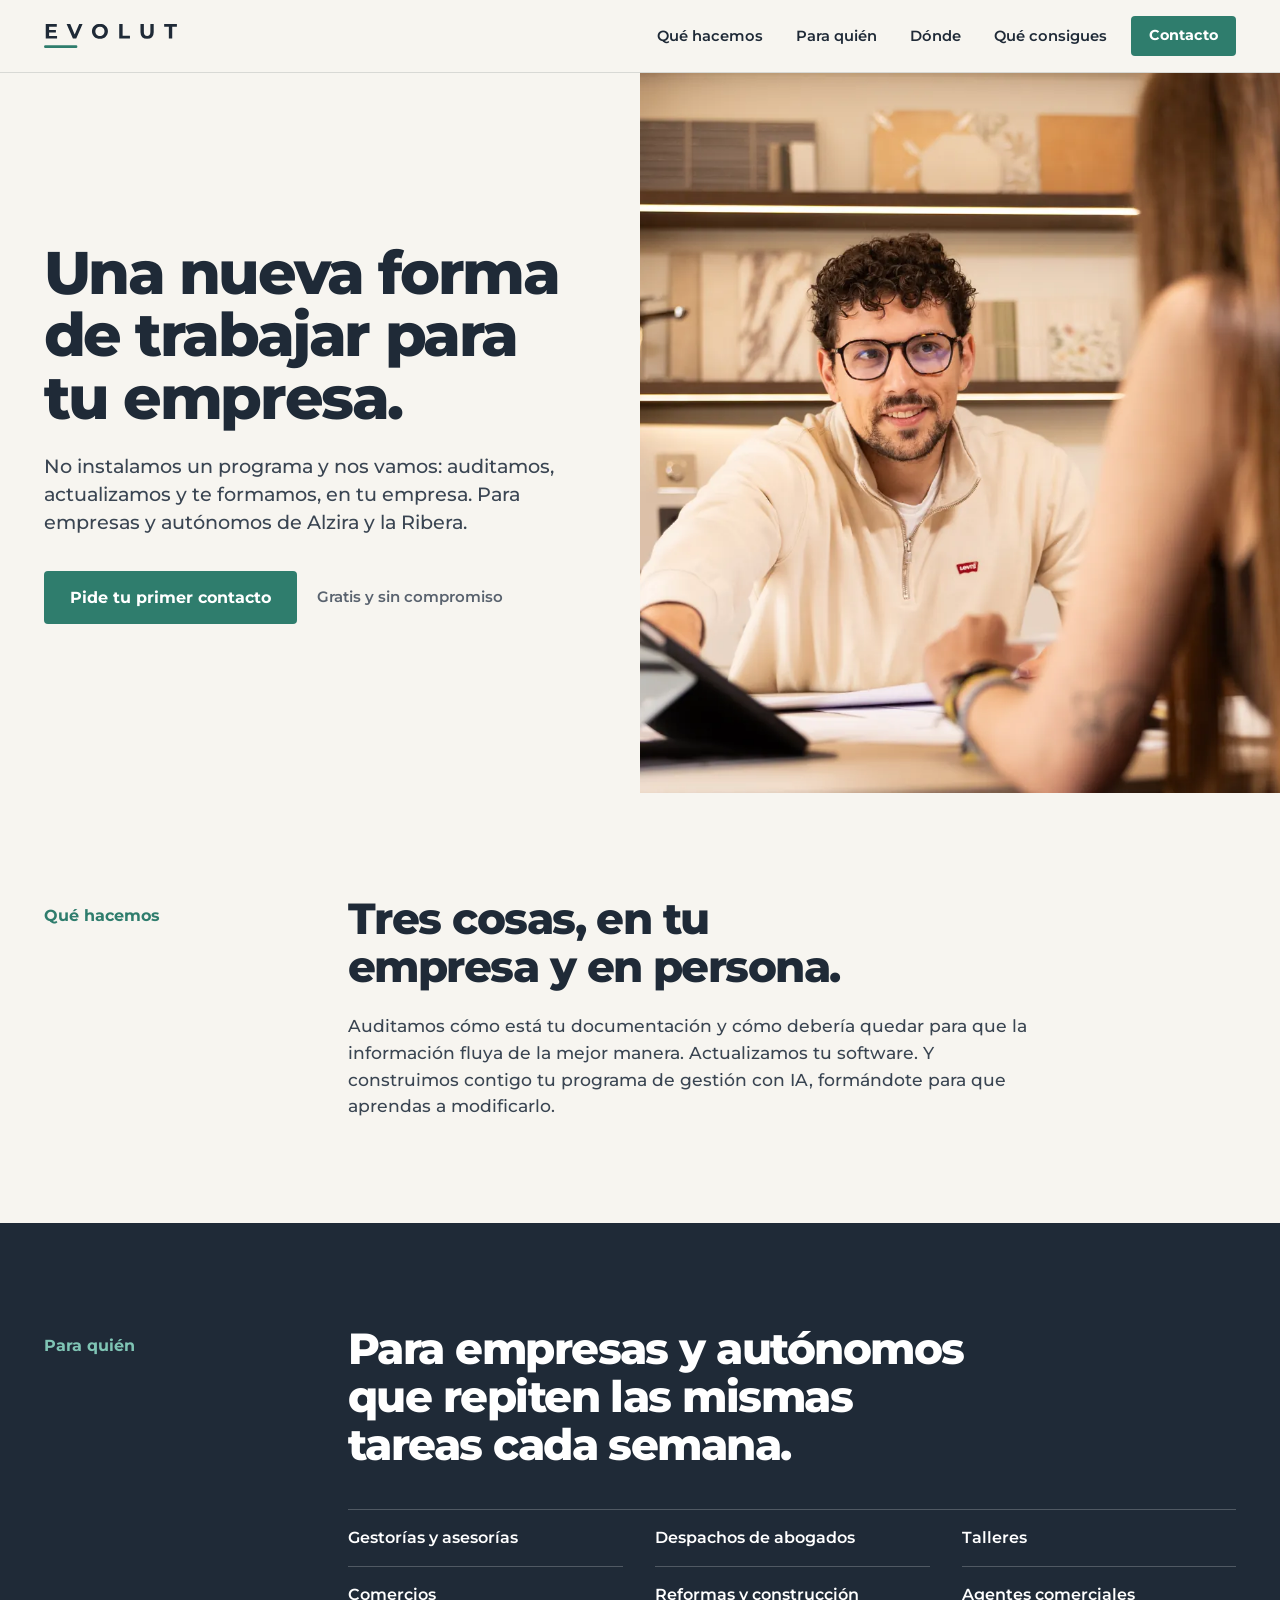
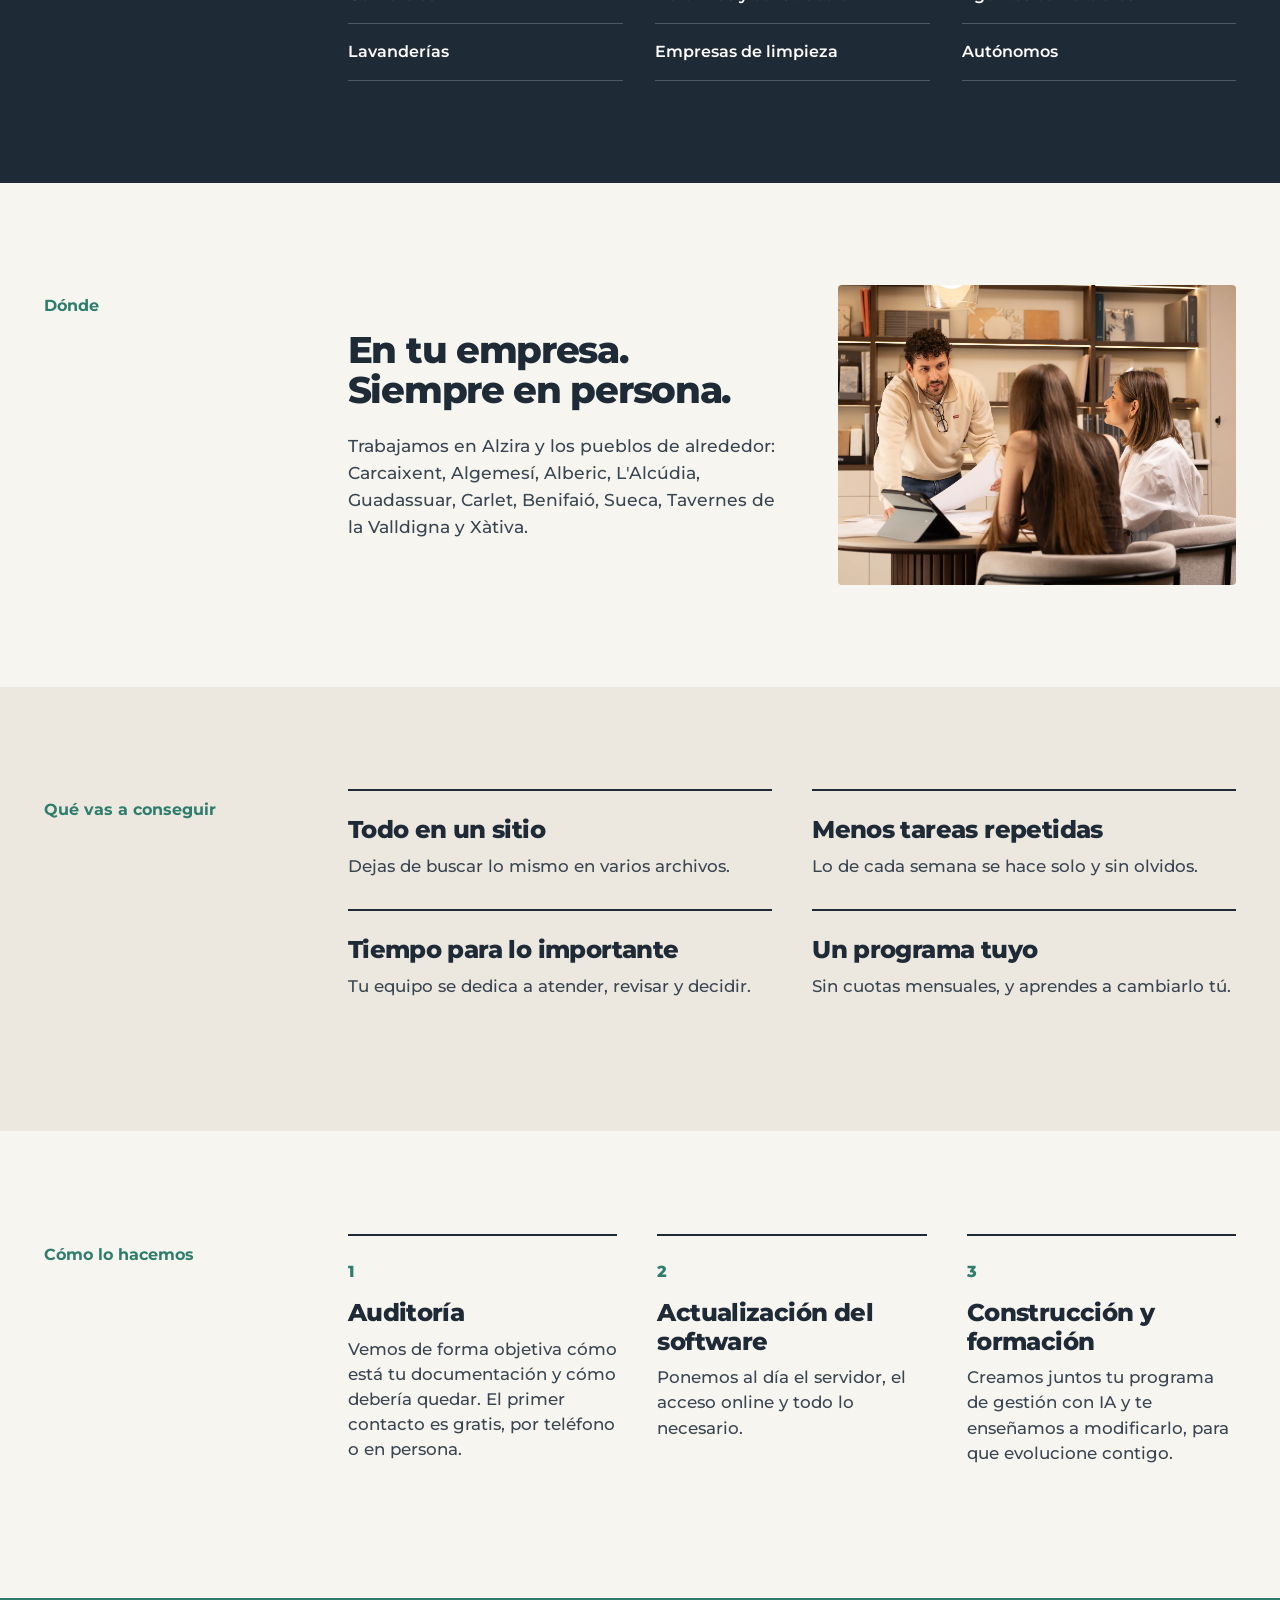
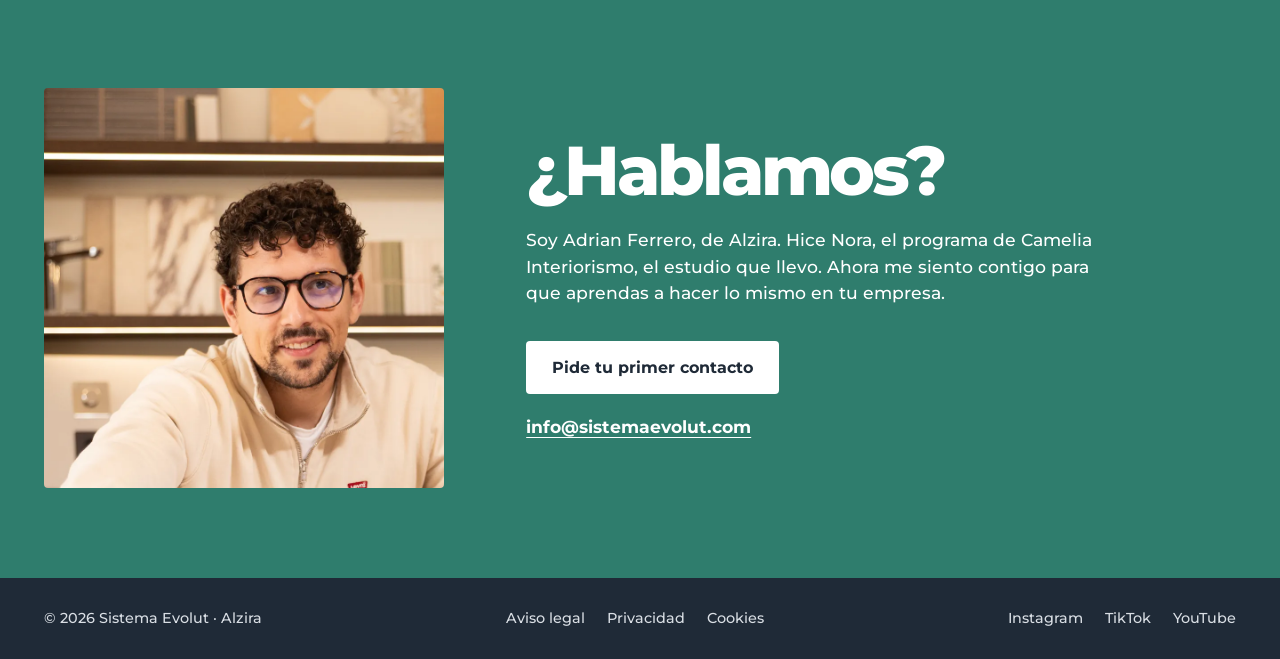
<file: index.html>
<!doctype html>
<html lang="es">
<head>
<meta charset="utf-8">
<meta name="viewport" content="width=device-width, initial-scale=1, viewport-fit=cover">
<title>Sistema Evolut · Una nueva forma de trabajar para tu empresa, en Alzira y la Ribera</title>
<meta name="description" content="Auditoría de tu documentación, actualización del software y formación en tu programa de gestión con IA. Para empresas y autónomos de Alzira y la Ribera. Sin cuotas. Primer contacto gratis.">
<link rel="canonical" href="https://sistemaevolut.com/">
<meta name="theme-color" content="#1F2A37">

<meta property="og:type" content="website">
<meta property="og:locale" content="es_ES">
<meta property="og:site_name" content="Sistema Evolut">
<meta property="og:url" content="https://sistemaevolut.com/">
<meta property="og:title" content="Sistema Evolut · Una nueva forma de trabajar para tu empresa">
<meta property="og:description" content="Auditoría, actualización del software y formación en tu programa de gestión con IA. Alzira y la Ribera.">
<meta property="og:image" content="https://sistemaevolut.com/img/compartir.png">
<meta property="og:image:width" content="1200">
<meta property="og:image:height" content="630">
<meta property="og:image:alt" content="EVOLUT · Una nueva forma de trabajar para tu empresa">
<meta name="twitter:card" content="summary_large_image">

<link rel="icon" href="/favicon.ico" sizes="any">
<link rel="icon" href="/img/favicon-32.png" type="image/png" sizes="32x32">
<link rel="apple-touch-icon" href="/apple-touch-icon.png">

<link rel="preload" href="/fuentes/montserrat-800.woff2" as="font" type="font/woff2" crossorigin>
<link rel="preload" href="/fuentes/montserrat-500.woff2" as="font" type="font/woff2" crossorigin>
<link rel="stylesheet" href="/css/estilos.css">
<link rel="stylesheet" href="/css/web.css">

<script type="application/ld+json">
{
  "@context": "https://schema.org",
  "@type": "ProfessionalService",
  "name": "Sistema Evolut",
  "alternateName": "Evolut",
  "slogan": "La pieza que le faltaba a tu empresa",
  "description": "Implantamos una forma de trabajar en empresas y autónomos de Alzira y la Ribera: auditoría de la documentación, actualización del software y construcción y formación en su programa de gestión con IA. Sin cuotas. Primer contacto gratuito.",
  "url": "https://sistemaevolut.com/",
  "email": "info@sistemaevolut.com",
  "logo": "https://sistemaevolut.com/img/icono-512.png",
  "image": "https://sistemaevolut.com/img/compartir.png",
  "founder": { "@type": "Person", "name": "Adrian Ferrero" },
  "areaServed": [
    { "@type": "City", "name": "Alzira" },
    { "@type": "City", "name": "Carcaixent" },
    { "@type": "City", "name": "Algemesí" },
    { "@type": "City", "name": "Alberic" },
    { "@type": "City", "name": "L'Alcúdia" },
    { "@type": "City", "name": "Guadassuar" },
    { "@type": "City", "name": "Carlet" },
    { "@type": "City", "name": "Benifaió" },
    { "@type": "City", "name": "Sueca" },
    { "@type": "City", "name": "Tavernes de la Valldigna" },
    { "@type": "City", "name": "Xàtiva" }
  ],
  "sameAs": [
    "https://www.instagram.com/sistema.evolut/",
    "https://www.tiktok.com/@sistema.evolut",
    "https://www.youtube.com/@sistema.evolut"
  ]
}
</script>
</head>
<body>
<a class="saltar" href="#que-hacemos">Saltar al contenido</a>

<header class="barra">
  <div class="ancho barra-dentro">
    <a class="barra-logo" href="/" aria-label="Sistema Evolut, inicio"><img src="/img/logo-claro.svg" alt="Sistema Evolut" width="133" height="24"></a>
    <nav class="barra-menu" aria-label="Apartados">
      <a href="#que-hacemos">Qué hacemos</a>
      <a href="#para-quien">Para quién</a>
      <a href="#donde">Dónde</a>
      <a href="#que-consigues">Qué consigues</a>
    </nav>
    <a class="boton boton-peq" href="#contacto">Contacto</a>
  </div>
</header>

<main>

  <!-- Portada -->
  <section class="portada">
    <div class="portada-texto">
      <h1>Una nueva forma de trabajar para tu empresa.</h1>
      <p class="entrada">No instalamos un programa y nos vamos: auditamos, actualizamos y te formamos, en tu empresa. Para empresas y autónomos de Alzira y la Ribera.</p>
      <p class="acciones">
        <a class="boton" href="mailto:info@sistemaevolut.com?subject=Primer%20contacto">Pide tu primer contacto</a>
        <span class="acciones-nota">Gratis y sin compromiso</span>
      </p>
    </div>
    <div class="portada-foto">
      <img src="/img/equipo-1.webp" alt="Adrian Ferrero en una reunión de trabajo, sentado a una mesa con papeles y una tableta" width="1600" height="1046" fetchpriority="high">
    </div>
  </section>

  <!-- Qué hacemos -->
  <section class="bloque" id="que-hacemos">
    <div class="ancho rejilla">
      <h2 class="etiqueta">Qué hacemos</h2>
      <div class="contenido">
        <p class="frase">Tres cosas, en tu empresa y en persona.</p>
        <p class="texto">Auditamos cómo está tu documentación y cómo debería quedar para que la información fluya de la mejor manera. Actualizamos tu software. Y construimos contigo tu programa de gestión con IA, formándote para que aprendas a modificarlo.</p>
      </div>
    </div>
  </section>

  <!-- Para quién -->
  <section class="bloque bloque-noche" id="para-quien">
    <div class="ancho rejilla">
      <h2 class="etiqueta">Para quién</h2>
      <div class="contenido">
        <p class="frase">Para empresas y autónomos que repiten las mismas tareas cada semana.</p>
        <ul class="sectores">
          <li>Gestorías y asesorías</li>
          <li>Despachos de abogados</li>
          <li>Talleres</li>
          <li>Comercios</li>
          <li>Reformas y construcción</li>
          <li>Agentes comerciales</li>
          <li>Lavanderías</li>
          <li>Empresas de limpieza</li>
          <li>Autónomos</li>
        </ul>
      </div>
    </div>
  </section>

  <!-- Dónde -->
  <section class="bloque" id="donde">
    <div class="ancho rejilla">
      <h2 class="etiqueta">Dónde</h2>
      <div class="contenido contenido-foto">
        <div>
          <p class="frase">En tu empresa. Siempre en persona.</p>
          <p class="texto">Trabajamos en Alzira y los pueblos de alrededor: Carcaixent, Algemesí, Alberic, L'Alcúdia, Guadassuar, Carlet, Benifaió, Sueca, Tavernes de la Valldigna y Xàtiva.</p>
        </div>
        <img src="/img/equipo-5.webp" alt="Adrian Ferrero, de pie junto a una mesa, hablando con dos personas sentadas" width="1600" height="1185" loading="lazy">
      </div>
    </div>
  </section>

  <!-- Qué vas a conseguir -->
  <section class="bloque bloque-arena" id="que-consigues">
    <div class="ancho rejilla">
      <h2 class="etiqueta">Qué vas a conseguir</h2>
      <ul class="logros contenido">
        <li><b>Todo en un sitio</b>Dejas de buscar lo mismo en varios archivos.</li>
        <li><b>Menos tareas repetidas</b>Lo de cada semana se hace solo y sin olvidos.</li>
        <li><b>Tiempo para lo importante</b>Tu equipo se dedica a atender, revisar y decidir.</li>
        <li><b>Un programa tuyo</b>Sin cuotas mensuales, y aprendes a cambiarlo tú.</li>
      </ul>
    </div>
  </section>

  <!-- Cómo trabajamos -->
  <section class="bloque" id="como">
    <div class="ancho rejilla">
      <h2 class="etiqueta">Cómo lo hacemos</h2>
      <ol class="pasos contenido">
        <li><b>Auditoría</b>Vemos de forma objetiva cómo está tu documentación y cómo debería quedar. El primer contacto es gratis, por teléfono o en persona.</li>
        <li><b>Actualización del software</b>Ponemos al día el servidor, el acceso online y todo lo necesario.</li>
        <li><b>Construcción y formación</b>Creamos juntos tu programa de gestión con IA y te enseñamos a modificarlo, para que evolucione contigo.</li>
      </ol>
    </div>
  </section>

  <!-- Contacto -->
  <section class="contacto" id="contacto">
    <div class="ancho contacto-dentro">
      <img src="/img/adrian-900.webp" alt="Adrian Ferrero, fundador de Sistema Evolut" width="900" height="986" loading="lazy">
      <div>
        <h2>¿Hablamos?</h2>
        <p class="texto">Soy Adrian Ferrero, de Alzira. Hice Nora, el programa de Camelia Interiorismo, el estudio que llevo. Ahora me siento contigo para que aprendas a hacer lo mismo en tu empresa.</p>
        <p class="acciones">
          <a class="boton boton-claro" href="mailto:info@sistemaevolut.com?subject=Primer%20contacto">Pide tu primer contacto</a>
        </p>
        <p class="contacto-correo"><a href="mailto:info@sistemaevolut.com">info@sistemaevolut.com</a></p>
      </div>
    </div>
  </section>
</main>

<footer class="pie">
  <div class="ancho pie-dentro">
    <p>© 2026 Sistema Evolut · Alzira</p>
    <ul>
      <li><a href="/aviso-legal.html">Aviso legal</a></li>
      <li><a href="/privacidad.html">Privacidad</a></li>
      <li><a href="/cookies.html">Cookies</a></li>
    </ul>
    <ul>
      <li><a href="https://www.instagram.com/sistema.evolut/" rel="noopener" target="_blank">Instagram</a></li>
      <li><a href="https://www.tiktok.com/@sistema.evolut" rel="noopener" target="_blank">TikTok</a></li>
      <li><a href="https://www.youtube.com/@sistema.evolut" rel="noopener" target="_blank">YouTube</a></li>
    </ul>
  </div>
</footer>
</body>
</html>
</file>
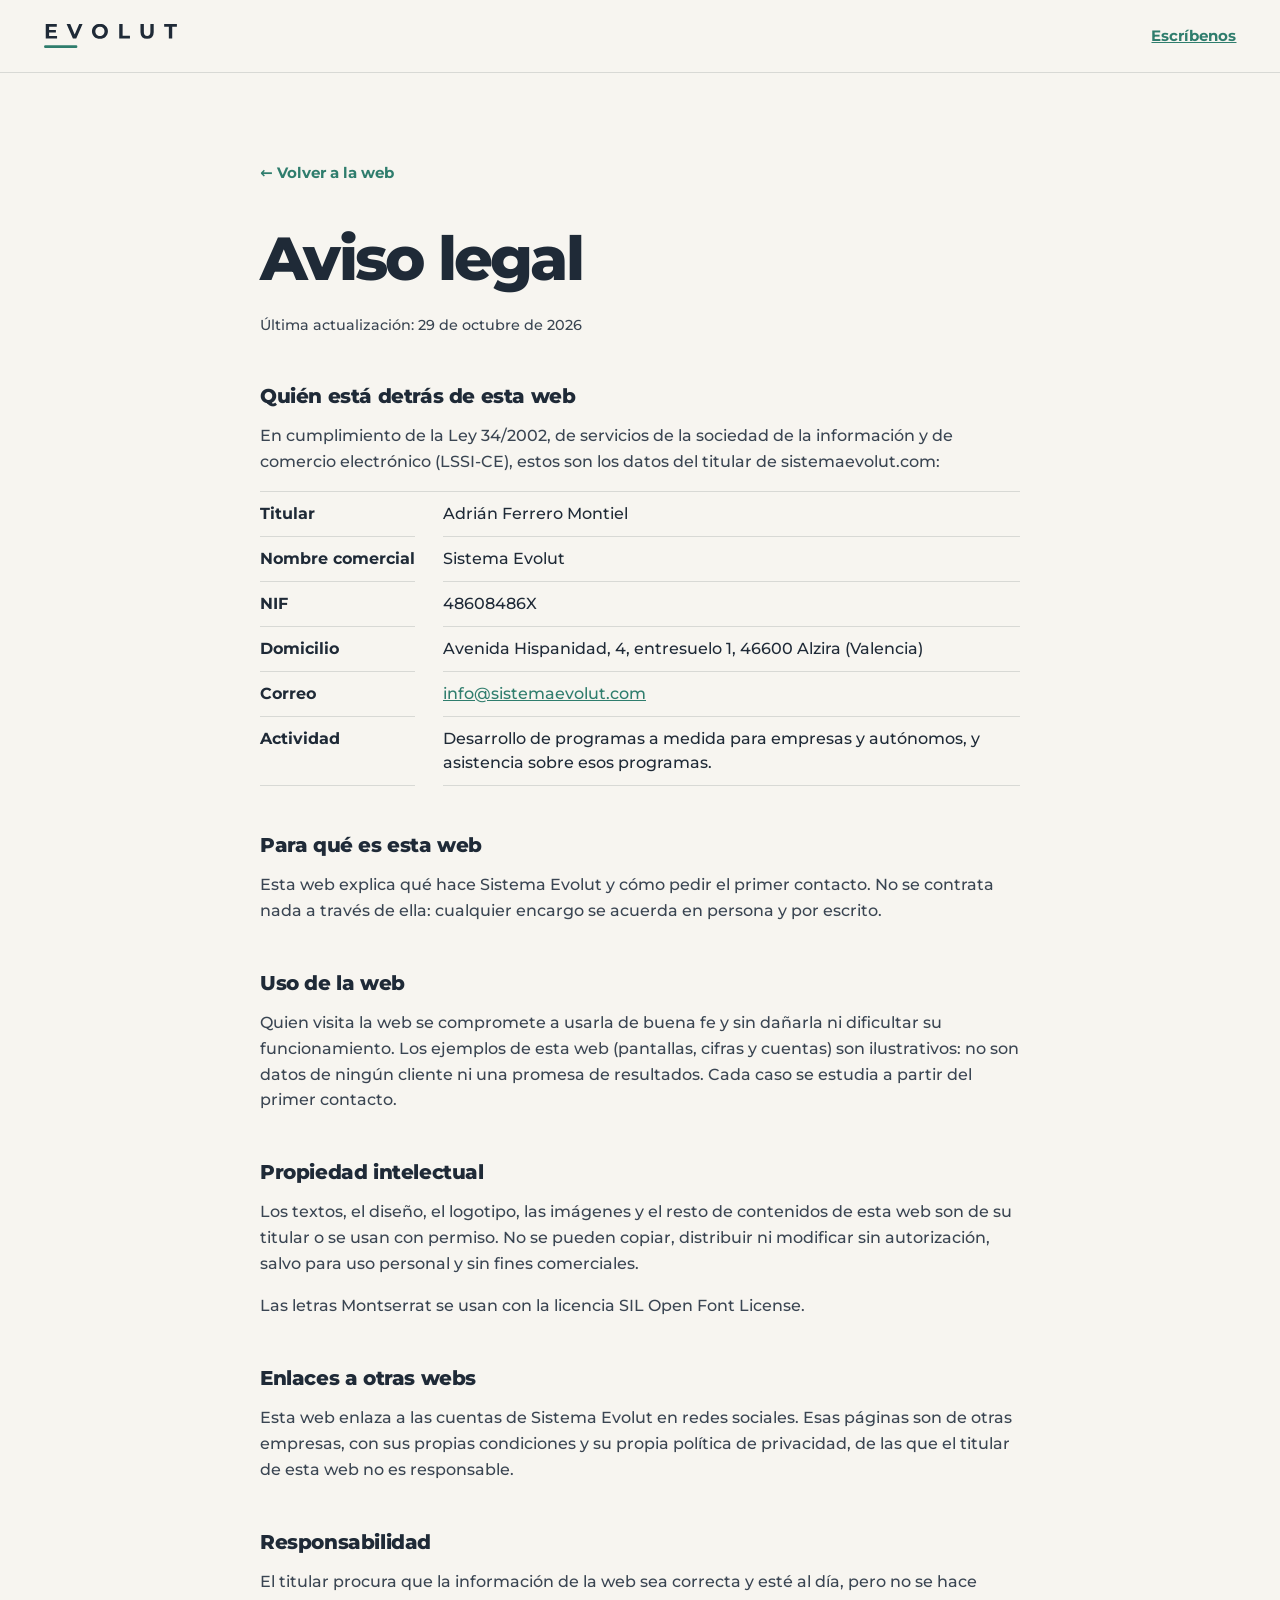
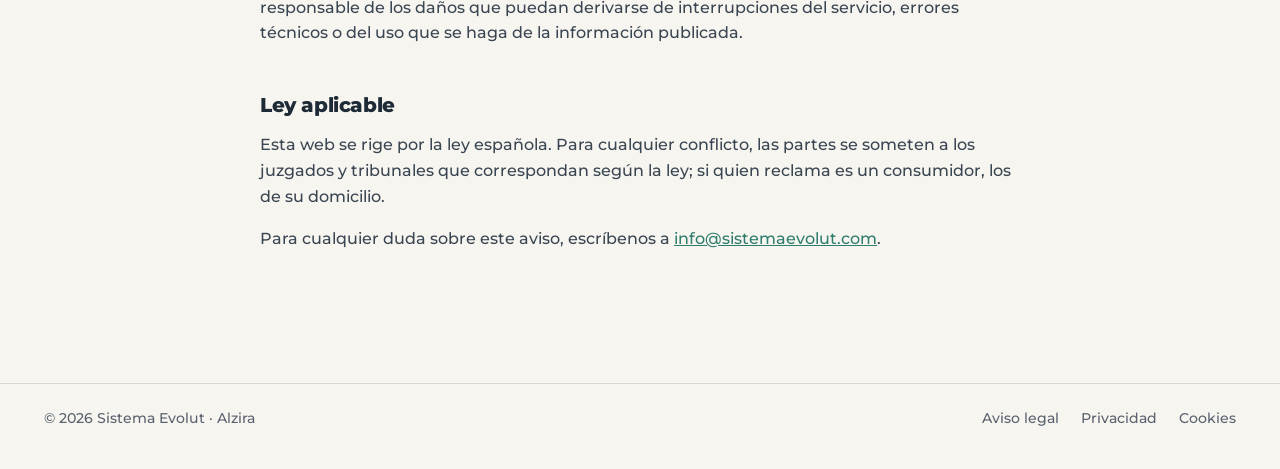
<file: aviso-legal.html>
<!doctype html>
<html lang="es">
<head>
<meta charset="utf-8">
<meta name="viewport" content="width=device-width, initial-scale=1">
<title>Aviso legal · Sistema Evolut</title>
<meta name="description" content="Aviso legal de sistemaevolut.com: quién está detrás de la web y condiciones de uso.">
<link rel="canonical" href="https://sistemaevolut.com/aviso-legal.html">
<meta name="theme-color" content="#F7F5F0">
<link rel="icon" href="/favicon.ico" sizes="any">
<link rel="icon" href="/img/favicon-32.png" type="image/png" sizes="32x32">
<link rel="apple-touch-icon" href="/apple-touch-icon.png">
<link rel="stylesheet" href="/css/estilos.css">
</head>
<body class="texto-largo">
<header class="cabecera" id="cabecera">
  <div class="contenedor cabecera-dentro">
    <a class="logo" href="/" aria-label="Sistema Evolut, inicio"><img src="/img/logo-claro.svg" alt="Sistema Evolut" width="133" height="24"></a>
    <a class="enlace-cabecera" href="/#contacto">Escríbenos</a>
  </div>
</header>

<main class="contenedor texto-legal" id="contenido">
  <a class="volver" href="/">Volver a la web</a>
  <h1>Aviso legal</h1>
  <p class="actualizado">Última actualización: 29 de octubre de 2026</p>

  <h2>Quién está detrás de esta web</h2>
  <p>En cumplimiento de la Ley 34/2002, de servicios de la sociedad de la información y de comercio electrónico (LSSI-CE), estos son los datos del titular de sistemaevolut.com:</p>
  <dl>
    <dt>Titular</dt><dd>Adrián Ferrero Montiel</dd>
    <dt>Nombre comercial</dt><dd>Sistema Evolut</dd>
    <dt>NIF</dt><dd>48608486X</dd>
    <dt>Domicilio</dt><dd>Avenida Hispanidad, 4, entresuelo 1, 46600 Alzira (Valencia)</dd>
    <dt>Correo</dt><dd><a href="mailto:info@sistemaevolut.com">info@sistemaevolut.com</a></dd>
    <dt>Actividad</dt><dd>Desarrollo de programas a medida para empresas y autónomos, y asistencia sobre esos programas.</dd>
  </dl>

  <h2>Para qué es esta web</h2>
  <p>Esta web explica qué hace Sistema Evolut y cómo pedir el primer contacto. No se contrata nada a través de ella: cualquier encargo se acuerda en persona y por escrito.</p>

  <h2>Uso de la web</h2>
  <p>Quien visita la web se compromete a usarla de buena fe y sin dañarla ni dificultar su funcionamiento. Los ejemplos de esta web (pantallas, cifras y cuentas) son ilustrativos: no son datos de ningún cliente ni una promesa de resultados. Cada caso se estudia a partir del primer contacto.</p>

  <h2>Propiedad intelectual</h2>
  <p>Los textos, el diseño, el logotipo, las imágenes y el resto de contenidos de esta web son de su titular o se usan con permiso. No se pueden copiar, distribuir ni modificar sin autorización, salvo para uso personal y sin fines comerciales.</p>
  <p>Las letras Montserrat se usan con la licencia SIL Open Font License.</p>

  <h2>Enlaces a otras webs</h2>
  <p>Esta web enlaza a las cuentas de Sistema Evolut en redes sociales. Esas páginas son de otras empresas, con sus propias condiciones y su propia política de privacidad, de las que el titular de esta web no es responsable.</p>

  <h2>Responsabilidad</h2>
  <p>El titular procura que la información de la web sea correcta y esté al día, pero no se hace responsable de los daños que puedan derivarse de interrupciones del servicio, errores técnicos o del uso que se haga de la información publicada.</p>

  <h2>Ley aplicable</h2>
  <p>Esta web se rige por la ley española. Para cualquier conflicto, las partes se someten a los juzgados y tribunales que correspondan según la ley; si quien reclama es un consumidor, los de su domicilio.</p>

  <p>Para cualquier duda sobre este aviso, escríbenos a <a href="mailto:info@sistemaevolut.com">info@sistemaevolut.com</a>.</p>
</main>

<footer class="pie-simple">
  <div class="contenedor">
    <span>© 2026 Sistema Evolut · Alzira</span>
    <ul>
      <li><a href="/aviso-legal.html">Aviso legal</a></li>
      <li><a href="/privacidad.html">Privacidad</a></li>
      <li><a href="/cookies.html">Cookies</a></li>
    </ul>
  </div>
</footer>
</body>
</html>
</file>
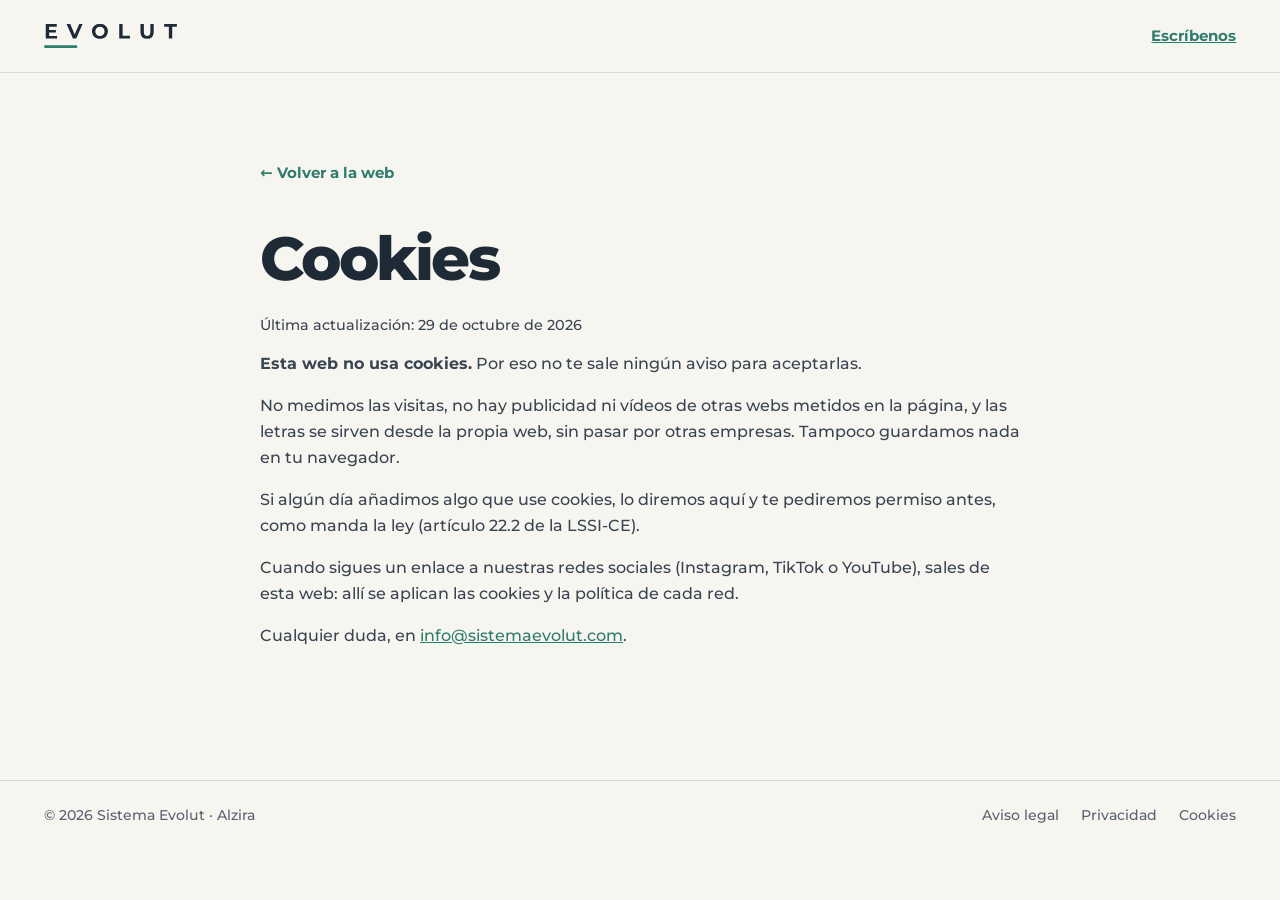
<file: cookies.html>
<!doctype html>
<html lang="es">
<head>
<meta charset="utf-8">
<meta name="viewport" content="width=device-width, initial-scale=1">
<title>Cookies · Sistema Evolut</title>
<meta name="description" content="sistemaevolut.com no usa cookies.">
<link rel="canonical" href="https://sistemaevolut.com/cookies.html">
<meta name="theme-color" content="#F7F5F0">
<link rel="icon" href="/favicon.ico" sizes="any">
<link rel="icon" href="/img/favicon-32.png" type="image/png" sizes="32x32">
<link rel="apple-touch-icon" href="/apple-touch-icon.png">
<link rel="stylesheet" href="/css/estilos.css">
</head>
<body class="texto-largo">
<header class="cabecera" id="cabecera">
  <div class="contenedor cabecera-dentro">
    <a class="logo" href="/" aria-label="Sistema Evolut, inicio"><img src="/img/logo-claro.svg" alt="Sistema Evolut" width="133" height="24"></a>
    <a class="enlace-cabecera" href="/#contacto">Escríbenos</a>
  </div>
</header>

<main class="contenedor texto-legal" id="contenido">
  <a class="volver" href="/">Volver a la web</a>
  <h1>Cookies</h1>
  <p class="actualizado">Última actualización: 29 de octubre de 2026</p>

  <p><strong>Esta web no usa cookies.</strong> Por eso no te sale ningún aviso para aceptarlas.</p>
  <p>No medimos las visitas, no hay publicidad ni vídeos de otras webs metidos en la página, y las letras se sirven desde la propia web, sin pasar por otras empresas. Tampoco guardamos nada en tu navegador.</p>
  <p>Si algún día añadimos algo que use cookies, lo diremos aquí y te pediremos permiso antes, como manda la ley (artículo 22.2 de la LSSI-CE).</p>
  <p>Cuando sigues un enlace a nuestras redes sociales (Instagram, TikTok o YouTube), sales de esta web: allí se aplican las cookies y la política de cada red.</p>
  <p>Cualquier duda, en <a href="mailto:info@sistemaevolut.com">info@sistemaevolut.com</a>.</p>
</main>

<footer class="pie-simple">
  <div class="contenedor">
    <span>© 2026 Sistema Evolut · Alzira</span>
    <ul>
      <li><a href="/aviso-legal.html">Aviso legal</a></li>
      <li><a href="/privacidad.html">Privacidad</a></li>
      <li><a href="/cookies.html">Cookies</a></li>
    </ul>
  </div>
</footer>
</body>
</html>
</file>
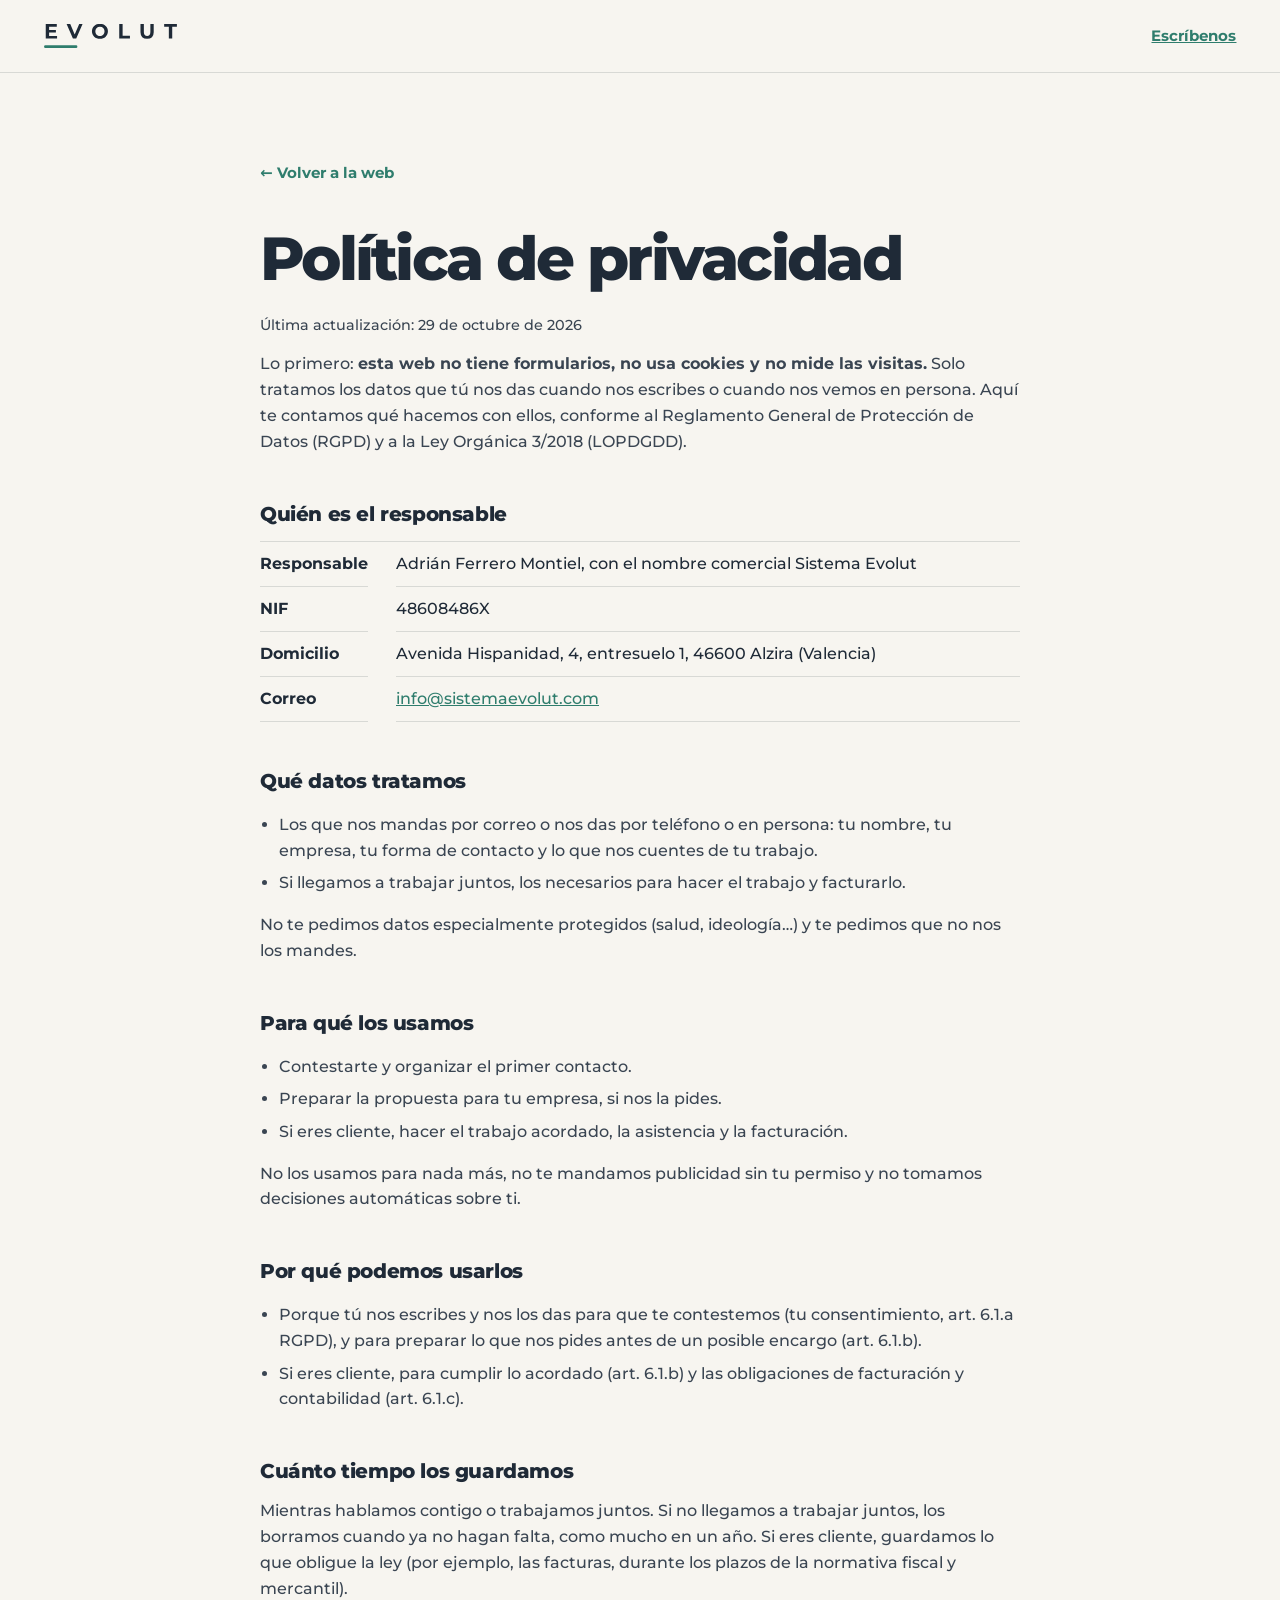
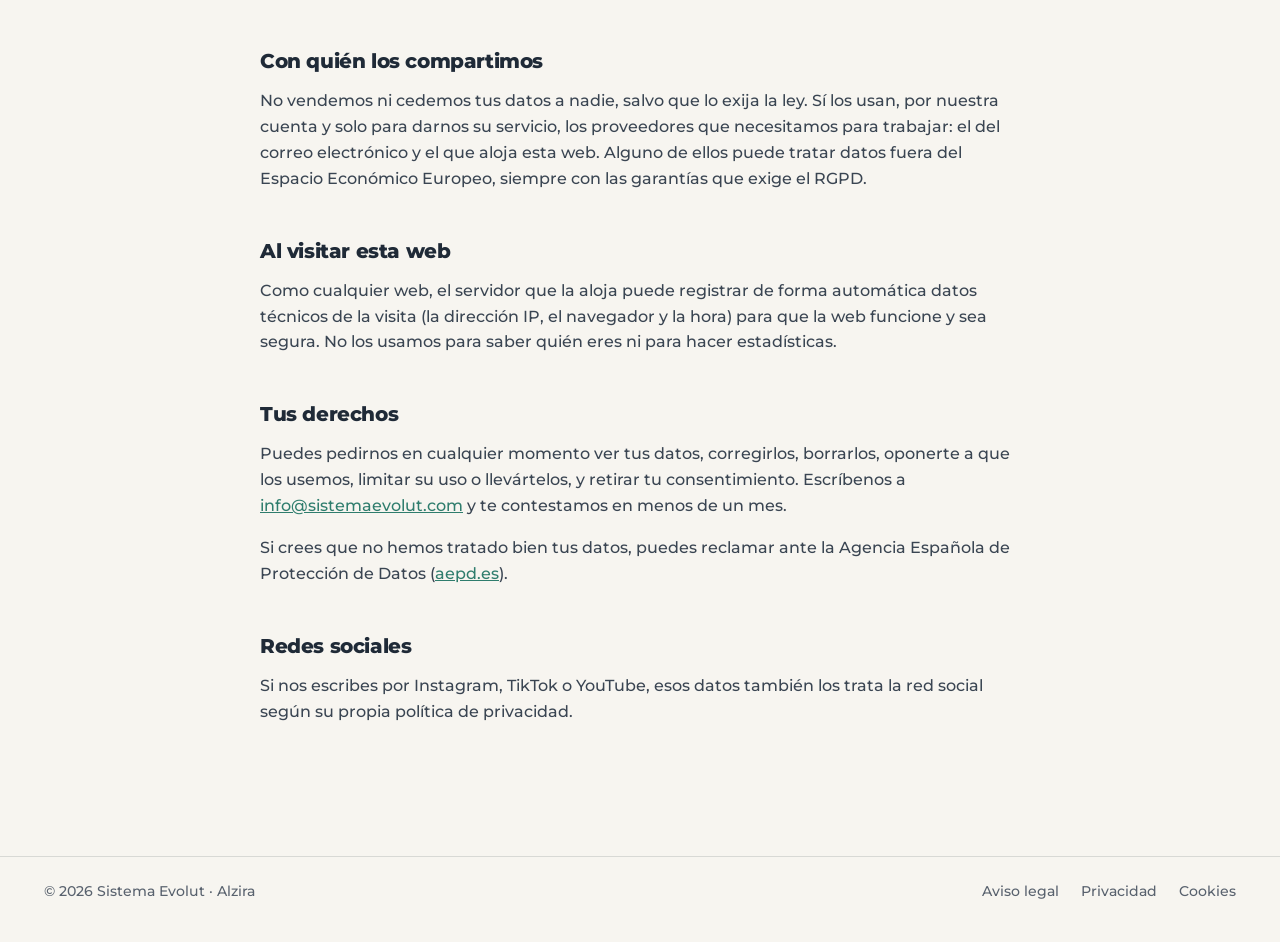
<file: privacidad.html>
<!doctype html>
<html lang="es">
<head>
<meta charset="utf-8">
<meta name="viewport" content="width=device-width, initial-scale=1">
<title>Privacidad · Sistema Evolut</title>
<meta name="description" content="Política de privacidad de Sistema Evolut: qué datos tratamos, para qué y cuáles son tus derechos.">
<link rel="canonical" href="https://sistemaevolut.com/privacidad.html">
<meta name="theme-color" content="#F7F5F0">
<link rel="icon" href="/favicon.ico" sizes="any">
<link rel="icon" href="/img/favicon-32.png" type="image/png" sizes="32x32">
<link rel="apple-touch-icon" href="/apple-touch-icon.png">
<link rel="stylesheet" href="/css/estilos.css">
</head>
<body class="texto-largo">
<header class="cabecera" id="cabecera">
  <div class="contenedor cabecera-dentro">
    <a class="logo" href="/" aria-label="Sistema Evolut, inicio"><img src="/img/logo-claro.svg" alt="Sistema Evolut" width="133" height="24"></a>
    <a class="enlace-cabecera" href="/#contacto">Escríbenos</a>
  </div>
</header>

<main class="contenedor texto-legal" id="contenido">
  <a class="volver" href="/">Volver a la web</a>
  <h1>Política de privacidad</h1>
  <p class="actualizado">Última actualización: 29 de octubre de 2026</p>

  <p>Lo primero: <strong>esta web no tiene formularios, no usa cookies y no mide las visitas.</strong> Solo tratamos los datos que tú nos das cuando nos escribes o cuando nos vemos en persona. Aquí te contamos qué hacemos con ellos, conforme al Reglamento General de Protección de Datos (RGPD) y a la Ley Orgánica 3/2018 (LOPDGDD).</p>

  <h2>Quién es el responsable</h2>
  <dl>
    <dt>Responsable</dt><dd>Adrián Ferrero Montiel, con el nombre comercial Sistema Evolut</dd>
    <dt>NIF</dt><dd>48608486X</dd>
    <dt>Domicilio</dt><dd>Avenida Hispanidad, 4, entresuelo 1, 46600 Alzira (Valencia)</dd>
    <dt>Correo</dt><dd><a href="mailto:info@sistemaevolut.com">info@sistemaevolut.com</a></dd>
  </dl>

  <h2>Qué datos tratamos</h2>
  <ul>
    <li>Los que nos mandas por correo o nos das por teléfono o en persona: tu nombre, tu empresa, tu forma de contacto y lo que nos cuentes de tu trabajo.</li>
    <li>Si llegamos a trabajar juntos, los necesarios para hacer el trabajo y facturarlo.</li>
  </ul>
  <p>No te pedimos datos especialmente protegidos (salud, ideología…) y te pedimos que no nos los mandes.</p>

  <h2>Para qué los usamos</h2>
  <ul>
    <li>Contestarte y organizar el primer contacto.</li>
    <li>Preparar la propuesta para tu empresa, si nos la pides.</li>
    <li>Si eres cliente, hacer el trabajo acordado, la asistencia y la facturación.</li>
  </ul>
  <p>No los usamos para nada más, no te mandamos publicidad sin tu permiso y no tomamos decisiones automáticas sobre ti.</p>

  <h2>Por qué podemos usarlos</h2>
  <ul>
    <li>Porque tú nos escribes y nos los das para que te contestemos (tu consentimiento, art. 6.1.a RGPD), y para preparar lo que nos pides antes de un posible encargo (art. 6.1.b).</li>
    <li>Si eres cliente, para cumplir lo acordado (art. 6.1.b) y las obligaciones de facturación y contabilidad (art. 6.1.c).</li>
  </ul>

  <h2>Cuánto tiempo los guardamos</h2>
  <p>Mientras hablamos contigo o trabajamos juntos. Si no llegamos a trabajar juntos, los borramos cuando ya no hagan falta, como mucho en un año. Si eres cliente, guardamos lo que obligue la ley (por ejemplo, las facturas, durante los plazos de la normativa fiscal y mercantil).</p>

  <h2>Con quién los compartimos</h2>
  <p>No vendemos ni cedemos tus datos a nadie, salvo que lo exija la ley. Sí los usan, por nuestra cuenta y solo para darnos su servicio, los proveedores que necesitamos para trabajar: el del correo electrónico y el que aloja esta web. Alguno de ellos puede tratar datos fuera del Espacio Económico Europeo, siempre con las garantías que exige el RGPD.</p>

  <h2>Al visitar esta web</h2>
  <p>Como cualquier web, el servidor que la aloja puede registrar de forma automática datos técnicos de la visita (la dirección IP, el navegador y la hora) para que la web funcione y sea segura. No los usamos para saber quién eres ni para hacer estadísticas.</p>

  <h2>Tus derechos</h2>
  <p>Puedes pedirnos en cualquier momento ver tus datos, corregirlos, borrarlos, oponerte a que los usemos, limitar su uso o llevártelos, y retirar tu consentimiento. Escríbenos a <a href="mailto:info@sistemaevolut.com">info@sistemaevolut.com</a> y te contestamos en menos de un mes.</p>
  <p>Si crees que no hemos tratado bien tus datos, puedes reclamar ante la Agencia Española de Protección de Datos (<a href="https://www.aepd.es" rel="noopener" target="_blank">aepd.es</a>).</p>

  <h2>Redes sociales</h2>
  <p>Si nos escribes por Instagram, TikTok o YouTube, esos datos también los trata la red social según su propia política de privacidad.</p>
</main>

<footer class="pie-simple">
  <div class="contenedor">
    <span>© 2026 Sistema Evolut · Alzira</span>
    <ul>
      <li><a href="/aviso-legal.html">Aviso legal</a></li>
      <li><a href="/privacidad.html">Privacidad</a></li>
      <li><a href="/cookies.html">Cookies</a></li>
    </ul>
  </div>
</footer>
</body>
</html>
</file>
<file: css/estilos.css>
/* Sistema Evolut · sistemaevolut.com
   Lo común a todas las páginas: las letras, los colores de la marca y las páginas de texto (aviso legal, privacidad, cookies, 404).
   La página principal lleva además web.css.
   Marca: Montserrat, azul noche, verde y menta; crema de fondo. */

@font-face { font-family: "Montserrat"; font-weight: 500; font-style: normal; font-display: swap; src: url("../fuentes/montserrat-500.woff2") format("woff2"); }
@font-face { font-family: "Montserrat"; font-weight: 600; font-style: normal; font-display: swap; src: url("../fuentes/montserrat-600.woff2") format("woff2"); }
@font-face { font-family: "Montserrat"; font-weight: 700; font-style: normal; font-display: swap; src: url("../fuentes/montserrat-700.woff2") format("woff2"); }
@font-face { font-family: "Montserrat"; font-weight: 800; font-style: normal; font-display: swap; src: url("../fuentes/montserrat-800.woff2") format("woff2"); }

:root {
  --noche: #1F2A37;
  --verde: #2F7D6D;
  --verde-oscuro: #256558;
  --azul: #2B5C8A;
  --menta: #7FC4B4;
  --fondo: #F3F0E9;
  --crema: #F7F5F0;
  --filete: rgba(31, 42, 55, .14);
  --gris: #59626E;
  --blanco: #FFFFFF;

  --margen: clamp(20px, 3.4vw, 52px);
  --suave: cubic-bezier(.2, .75, .2, 1);

  color-scheme: light;
}

*, *::before, *::after { box-sizing: border-box; }
body {
  margin: 0;
  font-family: "Montserrat", "Segoe UI", system-ui, -apple-system, Arial, sans-serif;
  font-weight: 500;
  font-size: 1rem;
  line-height: 1.5;
  color: var(--noche);
  background: var(--fondo);
  -webkit-font-smoothing: antialiased;
}
img { display: block; max-width: 100%; height: auto; }
p { margin: 0; }
h1, h2 { margin: 0; text-wrap: balance; }
a { color: inherit; }
button { font: inherit; color: inherit; }
:focus-visible { outline: 2px solid var(--verde); outline-offset: 3px; border-radius: 4px; }
::selection { background: var(--menta); color: var(--noche); }

/* Sin movimiento */
@media (prefers-reduced-motion: reduce) {
  *, *::before, *::after { animation-duration: .01ms !important; animation-iteration-count: 1 !important; transition-duration: .01ms !important; }
}

/* ---------- Páginas de texto (aviso legal, privacidad, cookies, 404) ---------- */
body.texto-largo { overflow: auto; background: var(--crema); }
.cabecera { border-bottom: 1px solid var(--filete); }
.cabecera-dentro { display: flex; align-items: center; justify-content: space-between; gap: 24px; min-height: 72px; }
.contenedor { max-width: calc(1240px + 2 * var(--margen)); margin: 0 auto; padding: 0 var(--margen); }
.enlace-cabecera { font-weight: 700; font-size: .94rem; color: var(--verde); }
.boton-principal { background: var(--noche); color: var(--blanco); padding: 14px 22px; }
.texto-legal { max-width: calc(760px + 2 * var(--margen)); padding-top: clamp(48px, 7vw, 88px); padding-bottom: clamp(72px, 9vw, 120px); }
.texto-legal h1 { font-size: clamp(2.4rem, 5.4vw, 3.8rem); font-weight: 800; letter-spacing: -.045em; margin-bottom: 10px; }
.texto-legal h2 { font-size: 1.25rem; font-weight: 800; margin: 2.2em 0 .6em; letter-spacing: -.02em; }
.texto-legal p, .texto-legal li { color: #3A4552; line-height: 1.62; margin: 0 0 1em; }
.texto-legal ul { padding-left: 1.2em; }
.texto-legal li { margin-bottom: .4em; }
.texto-legal a { color: var(--verde); }
.actualizado { font-size: .9rem; color: var(--gris); }
.texto-legal dl { display: grid; grid-template-columns: max-content 1fr; gap: 0 28px; margin: 0 0 1em; border-top: 1px solid var(--filete); }
.texto-legal dt, .texto-legal dd { padding: 10px 0; border-bottom: 1px solid var(--filete); margin: 0; }
.texto-legal dt { font-weight: 700; }
@media (max-width: 560px) { .texto-legal dl { grid-template-columns: 1fr; } .texto-legal dt { border-bottom: 0; padding-bottom: 0; } }
.volver { display: inline-block; font-weight: 700; font-size: .94rem; text-decoration: none; margin-bottom: 28px; color: var(--verde); }
.volver::before { content: "← "; }
.pie-simple { border-top: 1px solid var(--filete); padding: 24px 0 40px; font-size: .88rem; color: var(--gris); }
.pie-simple .contenedor { display: flex; flex-wrap: wrap; justify-content: space-between; gap: 10px 24px; }
.pie-simple ul { list-style: none; margin: 0; padding: 0; display: flex; gap: 8px 22px; flex-wrap: wrap; }
.pie-simple a { text-decoration: none; }
.pie-simple a:hover { text-decoration: underline; color: var(--verde); }
.no-encontrada { min-height: 62vh; padding: clamp(64px, 10vw, 140px) 0; }
.no-encontrada h1 { font-size: clamp(2.8rem, 8vw, 6rem); font-weight: 800; letter-spacing: -.055em; line-height: .95; margin: 10px 0 20px; }
.no-encontrada p { color: var(--gris); max-width: 40ch; margin-bottom: 1em; }
.no-encontrada .antetitulo { font-size: .9rem; font-weight: 700; color: var(--verde); }
</file>
<file: css/web.css>
/* Sistema Evolut · la página principal.
   Una sola página, directa: qué hacemos, para quién, dónde y qué vas a conseguir.
   Las letras y los colores vienen de estilos.css. */

html { scroll-behavior: smooth; scroll-padding-top: 88px; }
@media (prefers-reduced-motion: reduce) { html { scroll-behavior: auto; } }

body { background: var(--crema); overflow-x: hidden; }

.ancho { width: 100%; max-width: calc(1240px + 2 * var(--margen)); margin: 0 auto; padding: 0 var(--margen); }

.saltar { position: absolute; left: -999px; top: 8px; background: var(--noche); color: var(--blanco); padding: 10px 16px; z-index: 30; }
.saltar:focus { left: 8px; }

/* ---------- Botones ---------- */
.boton {
  display: inline-block;
  background: var(--verde);
  color: var(--blanco);
  font-weight: 700;
  font-size: 1rem;
  line-height: 1.2;
  text-decoration: none;
  padding: 17px 26px;
  border-radius: 4px;
  transition: background-color .2s var(--suave);
}
.boton:hover { background: var(--verde-oscuro); }
.boton-peq { font-size: .9rem; padding: 11px 18px; }
.boton-claro { background: var(--blanco); color: var(--noche); }
.boton-claro:hover { background: var(--menta); }

/* ---------- Barra ---------- */
.barra { position: sticky; top: 0; z-index: 20; background: var(--crema); border-bottom: 1px solid var(--filete); }
.barra-dentro { display: flex; align-items: center; justify-content: space-between; gap: 24px; min-height: 72px; }
.barra-logo { flex: none; }
.barra-menu { display: flex; gap: clamp(18px, 2.6vw, 36px); margin-left: auto; }
.barra-menu a { font-size: .92rem; font-weight: 600; text-decoration: none; }
.barra-menu a:hover { color: var(--verde); }

/* ---------- Portada ---------- */
.portada { display: grid; grid-template-columns: minmax(0, 1fr) minmax(0, 1fr); min-height: min(720px, calc(100vh - 73px)); }
.portada-texto {
  display: flex; flex-direction: column; justify-content: center;
  padding: clamp(44px, 6vw, 88px) clamp(28px, 5vw, 80px) clamp(44px, 6vw, 88px) max(var(--margen), calc((100vw - 1240px) / 2));
}
.portada h1 { font-size: clamp(2.5rem, 4.7vw, 4.4rem); font-weight: 800; line-height: 1.04; letter-spacing: -.04em; }
.entrada { font-size: clamp(1.1rem, 1.5vw, 1.32rem); line-height: 1.45; color: #3A4552; margin-top: 24px; max-width: 32em; }
.acciones { display: flex; flex-wrap: wrap; align-items: center; gap: 14px 20px; margin-top: 34px; }
.acciones-nota { font-size: .94rem; font-weight: 600; color: var(--gris); }
.portada-foto { position: relative; min-height: 340px; }
.portada-foto img { position: absolute; inset: 0; width: 100%; height: 100%; object-fit: cover; object-position: 32% 40%; }

/* ---------- Apartados ---------- */
.bloque { padding: clamp(64px, 8vw, 112px) 0; }
.bloque-noche { background: var(--noche); color: var(--blanco); }
.bloque-arena { background: #ECE8DF; }
.rejilla { display: grid; grid-template-columns: repeat(12, minmax(0, 1fr)); gap: 24px; }
.etiqueta { grid-column: 1 / span 3; font-size: 1rem; font-weight: 700; color: var(--verde); padding-top: .55em; }
.bloque-noche .etiqueta { color: var(--menta); }
.contenido { grid-column: 4 / -1; }
.frase { font-size: clamp(1.9rem, 3.4vw, 3.1rem); font-weight: 800; line-height: 1.1; letter-spacing: -.035em; text-wrap: balance; max-width: 19em; }
.texto { font-size: clamp(1.05rem, 1.35vw, 1.2rem); line-height: 1.55; color: #3A4552; margin-top: 22px; max-width: 40em; }

/* Para quién */
.sectores { list-style: none; margin: 40px 0 0; padding: 0; display: grid; grid-template-columns: repeat(3, minmax(0, 1fr)); column-gap: 32px; border-top: 1px solid rgba(255, 255, 255, .22); }
.sectores li { padding: 16px 0; border-bottom: 1px solid rgba(255, 255, 255, .22); font-weight: 600; }

/* Dónde */
.contenido-foto { display: grid; grid-template-columns: minmax(0, 1.1fr) minmax(0, 1fr); gap: clamp(28px, 4vw, 56px); align-items: center; }
.contenido-foto .frase { font-size: clamp(1.9rem, 2.9vw, 2.7rem); }
.contenido-foto img { width: 100%; aspect-ratio: 4 / 3; object-fit: cover; object-position: 30% 40%; border-radius: 4px; }

/* Qué vas a conseguir y cómo */
.logros, .pasos { list-style: none; margin: 0; padding: 0; display: grid; gap: 0 40px; }
.logros { grid-template-columns: repeat(2, minmax(0, 1fr)); }
.pasos { grid-template-columns: repeat(3, minmax(0, 1fr)); counter-reset: paso; }
.logros li, .pasos li { padding: 24px 0 30px; border-top: 2px solid var(--noche); color: #3A4552; font-size: 1.05rem; line-height: 1.5; }
.logros b, .pasos b { display: block; color: var(--noche); font-size: clamp(1.3rem, 1.9vw, 1.65rem); font-weight: 800; line-height: 1.18; letter-spacing: -.025em; margin-bottom: 10px; }
.pasos li { counter-increment: paso; }
.pasos li::before { content: counter(paso); display: block; color: var(--verde); font-weight: 800; font-size: 1rem; margin-bottom: 14px; }

/* Contacto */
.contacto { background: var(--verde); color: var(--blanco); padding: clamp(56px, 7vw, 96px) 0; }
.contacto-dentro { display: grid; grid-template-columns: minmax(0, 4fr) minmax(0, 7fr); gap: clamp(32px, 6vw, 88px); align-items: center; }
.contacto img { width: 100%; max-width: 400px; aspect-ratio: 1 / 1; object-fit: cover; object-position: 50% 30%; border-radius: 4px; }
.contacto h2 { font-size: clamp(2.6rem, 5.4vw, 4.8rem); font-weight: 800; line-height: 1; letter-spacing: -.045em; }
.contacto .texto { color: var(--blanco); max-width: 34em; }
.contacto-correo { margin-top: 20px; font-weight: 700; font-size: 1.08rem; }
.contacto-correo a { text-underline-offset: 4px; }
.contacto :focus-visible { outline-color: var(--blanco); }

/* Pie */
.pie { background: var(--noche); color: #D9DEE4; padding: 30px 0; font-size: .9rem; }
.pie-dentro { display: flex; flex-wrap: wrap; justify-content: space-between; gap: 12px 32px; }
.pie ul { list-style: none; margin: 0; padding: 0; display: flex; flex-wrap: wrap; gap: 6px 22px; }
.pie a { text-decoration: none; }
.pie a:hover { color: var(--menta); text-decoration: underline; }
.pie :focus-visible { outline-color: var(--menta); }

/* ---------- Tableta ---------- */
@media (max-width: 960px) {
  .barra-menu { display: none; }
  .portada { grid-template-columns: 1fr; min-height: 0; }
  .portada-texto { padding: 48px var(--margen) 44px; }
  .portada-foto { aspect-ratio: 16 / 10; min-height: 0; }
  .etiqueta, .contenido { grid-column: 1 / -1; }
  .etiqueta { padding-top: 0; }
  .rejilla { gap: 14px; }
}

/* ---------- Móvil ---------- */
@media (max-width: 680px) {
  html { scroll-padding-top: 76px; }
  .barra-dentro { min-height: 64px; }
  .boton { display: block; text-align: center; width: 100%; }
  .boton-peq { display: inline-block; width: auto; }
  .acciones { display: block; }
  .acciones-nota { display: block; text-align: center; margin-top: 12px; }
  .sectores { grid-template-columns: repeat(2, minmax(0, 1fr)); column-gap: 18px; margin-top: 30px; }
  .sectores li { font-size: .95rem; }
  .contenido-foto { grid-template-columns: 1fr; }
  .logros, .pasos { grid-template-columns: 1fr; }
  .contacto-dentro { grid-template-columns: 1fr; }
  .contacto img { max-width: 220px; }
  .pie-dentro { flex-direction: column; }
}
</file>
